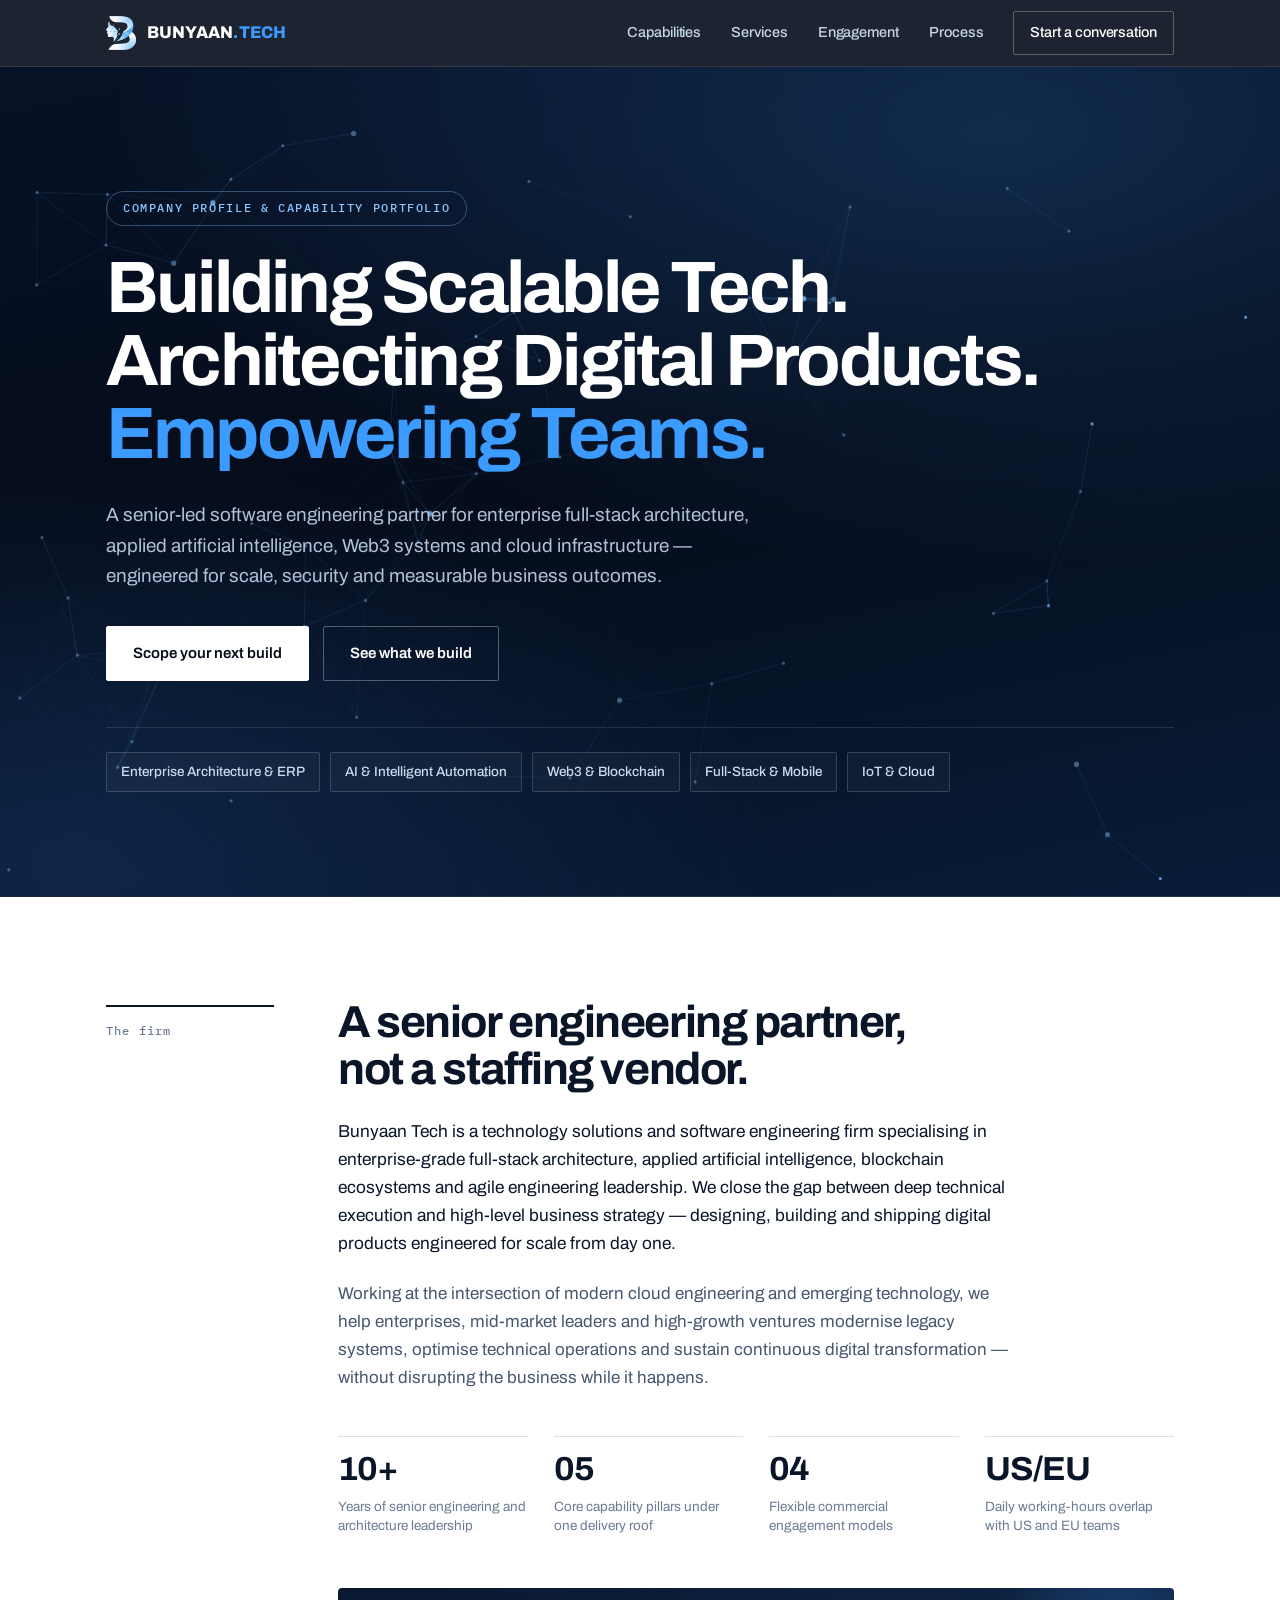
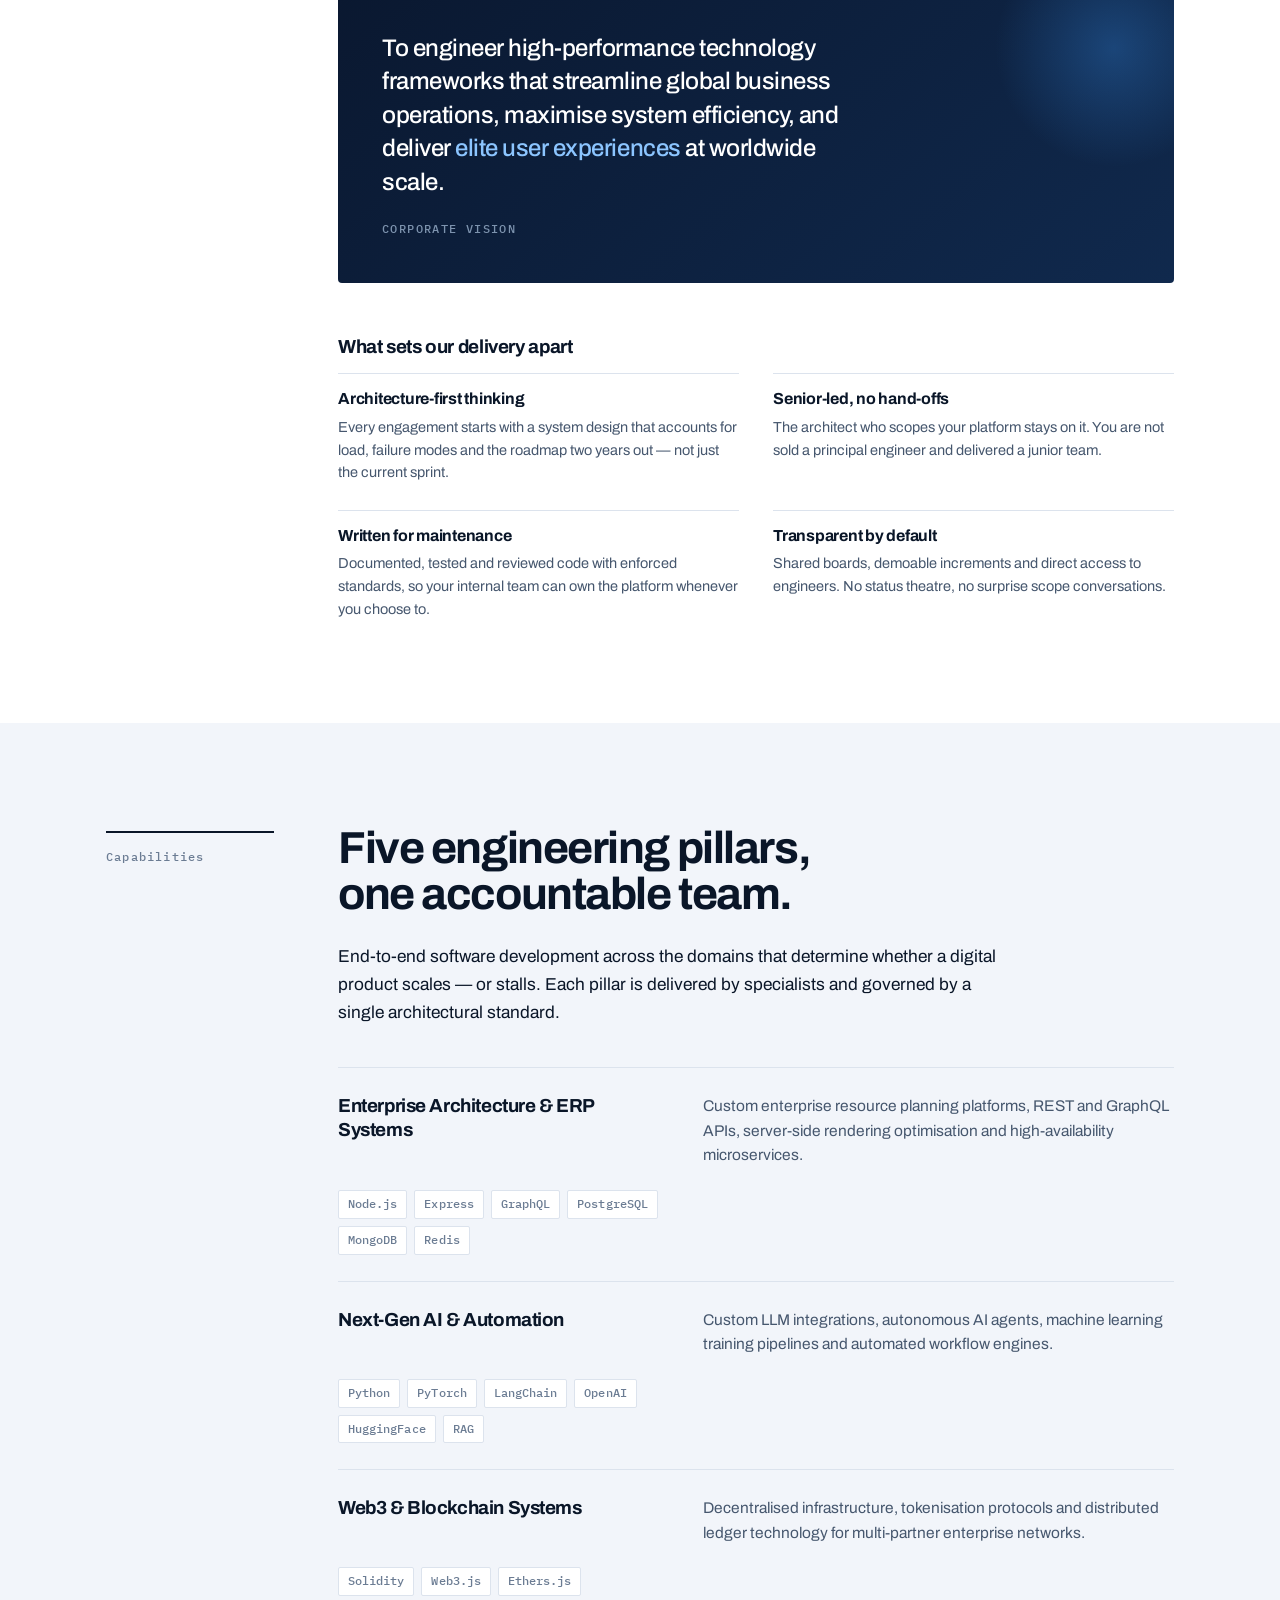
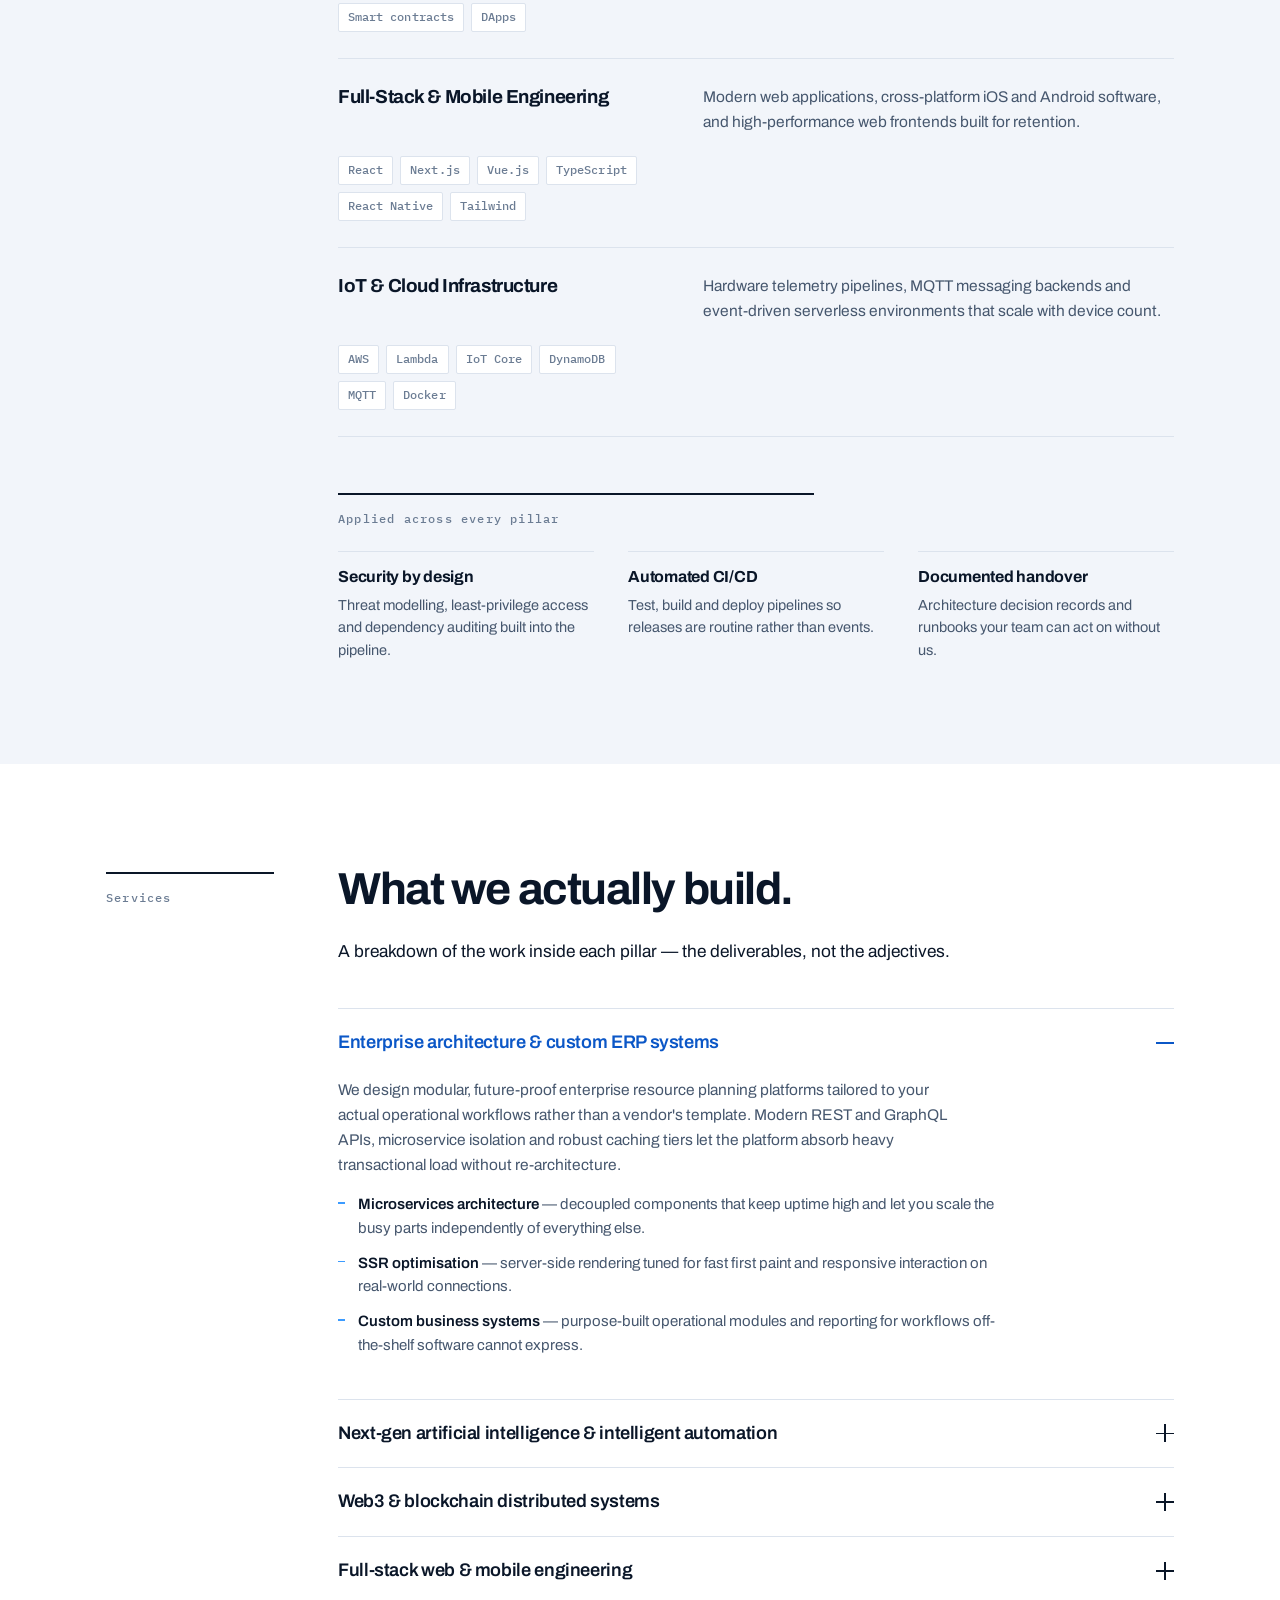
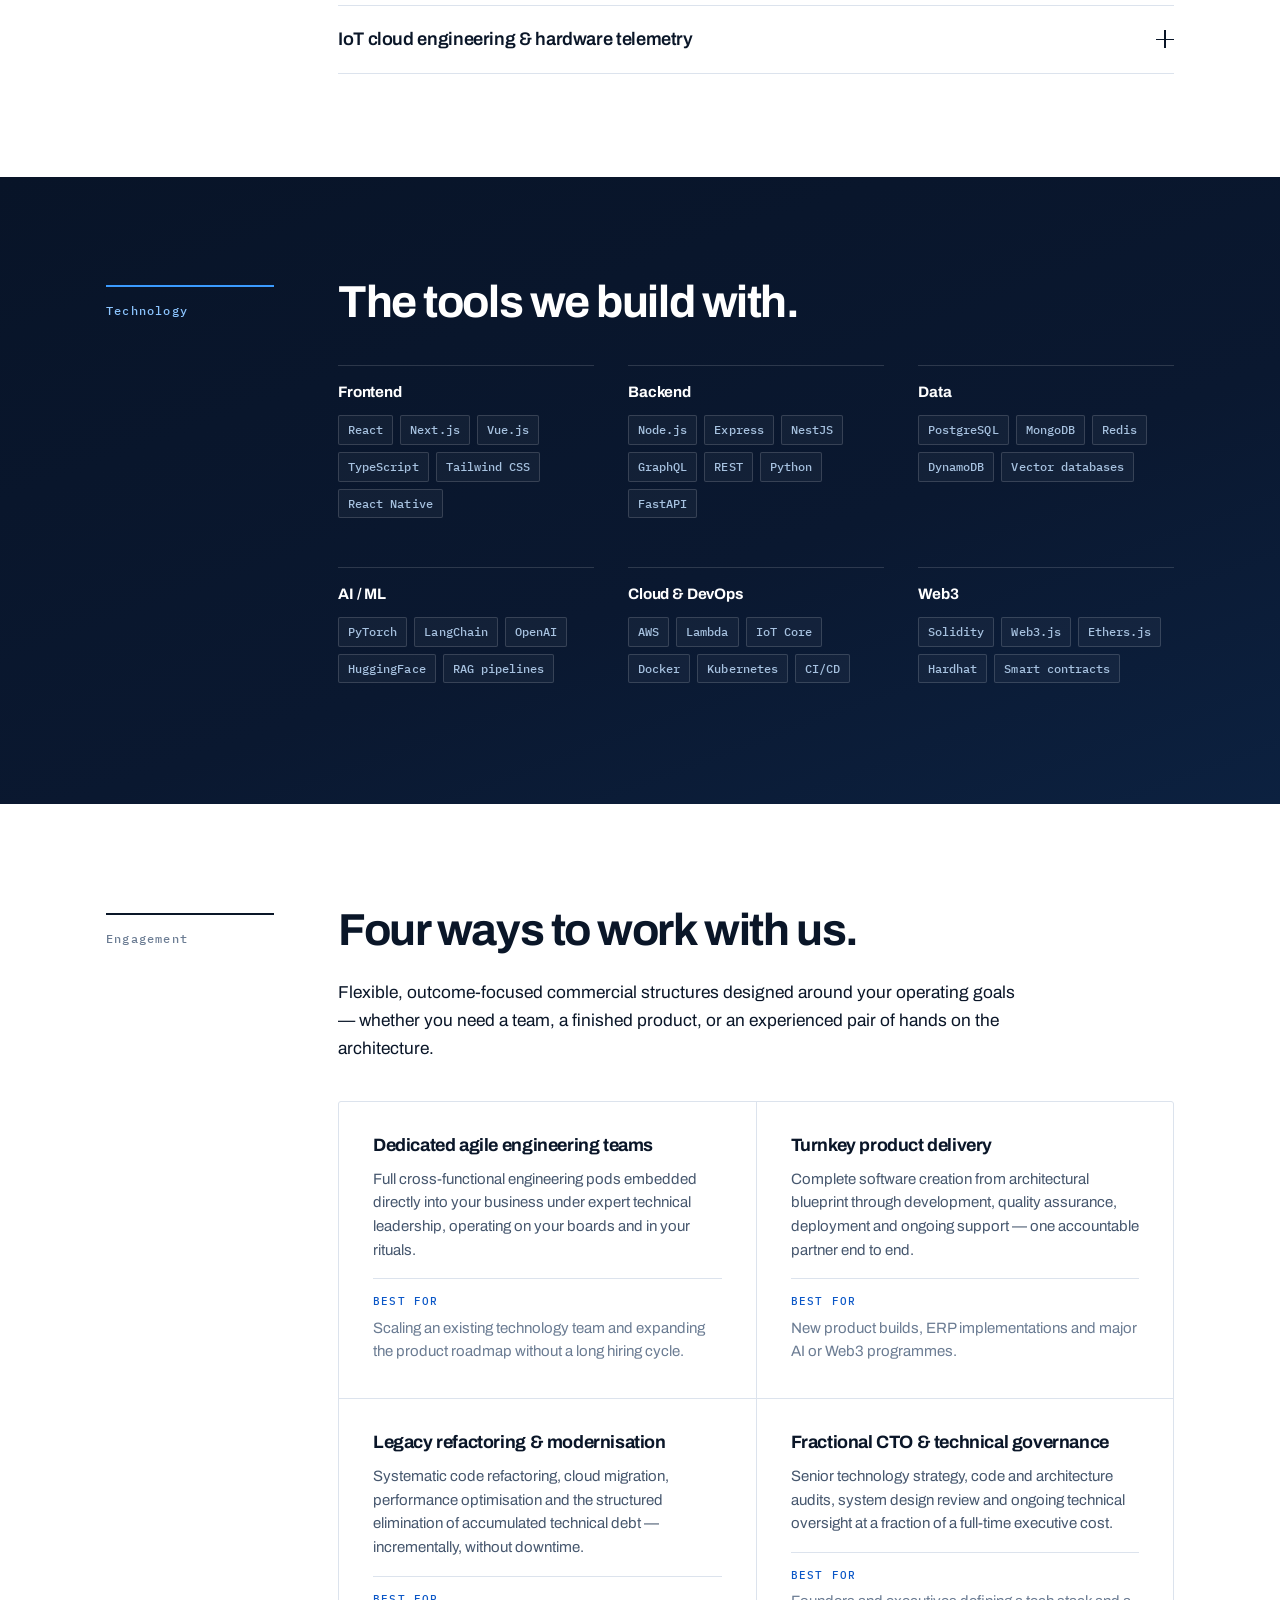
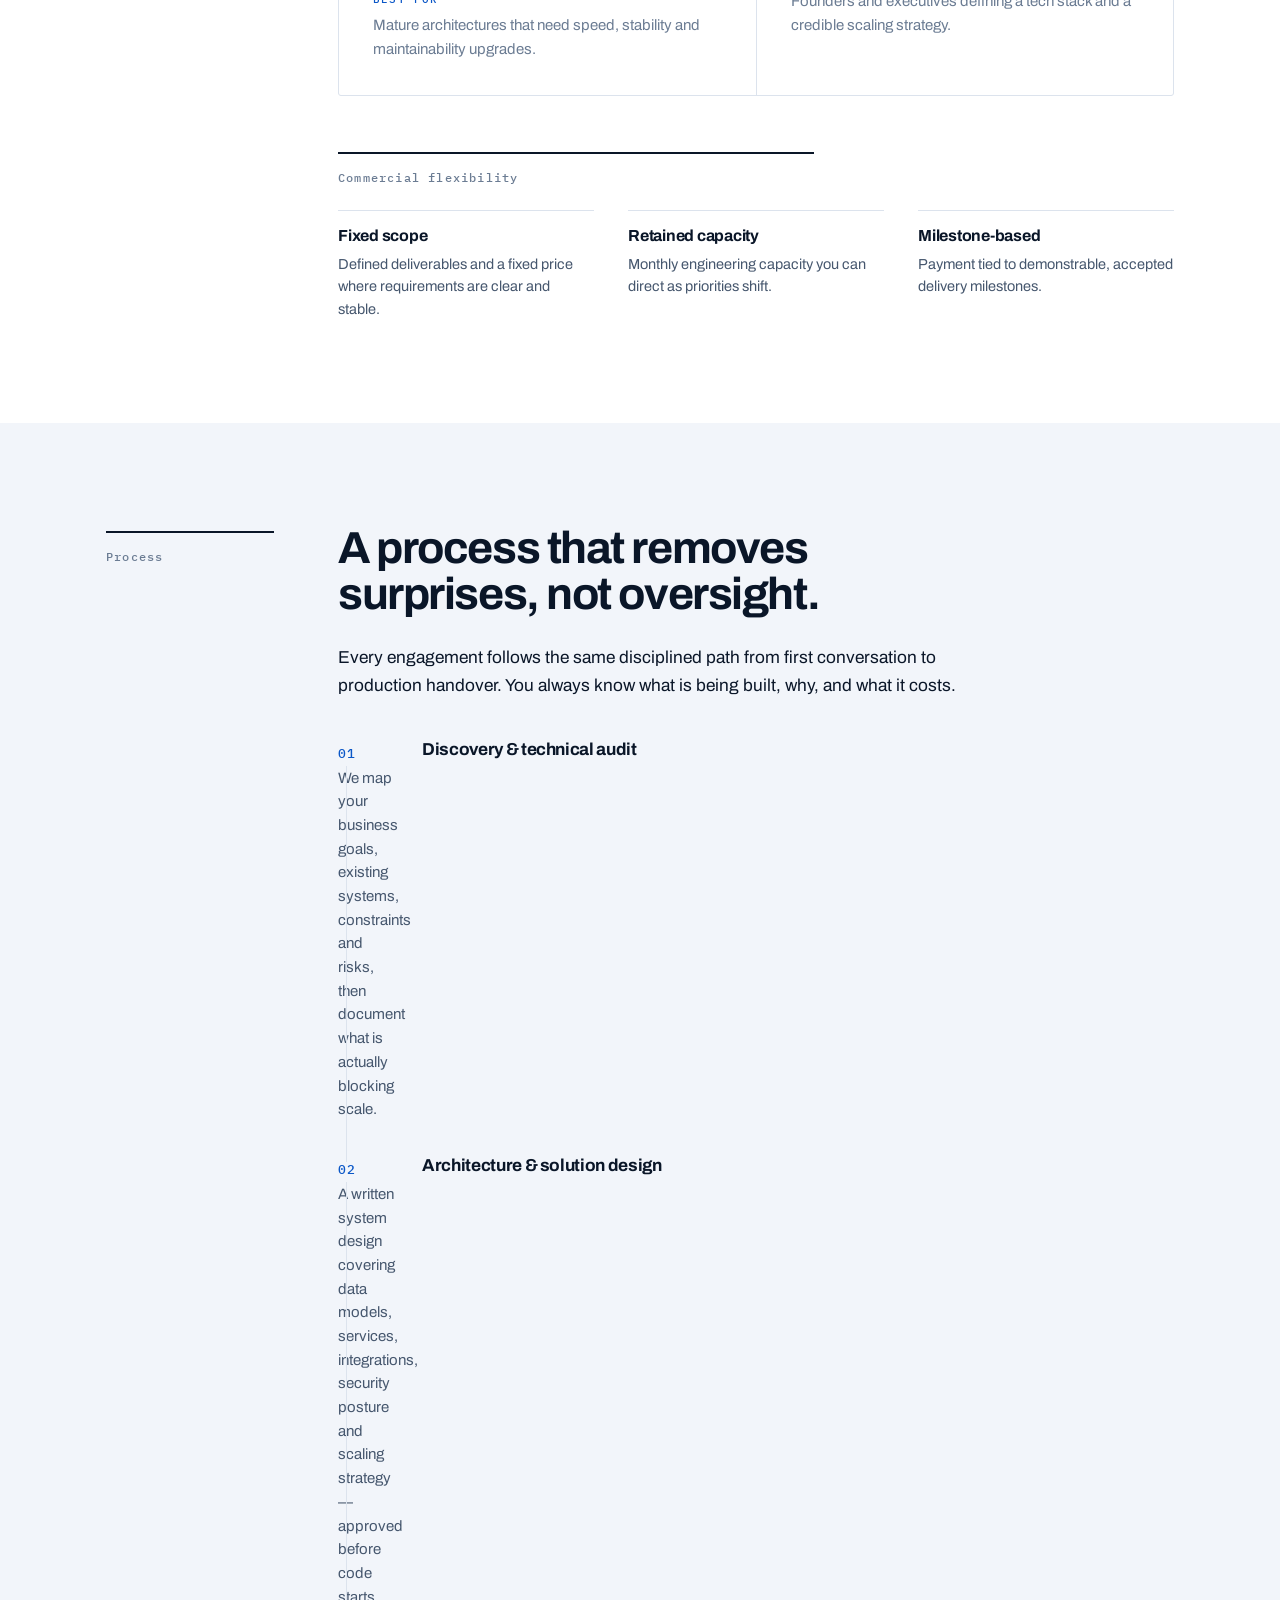
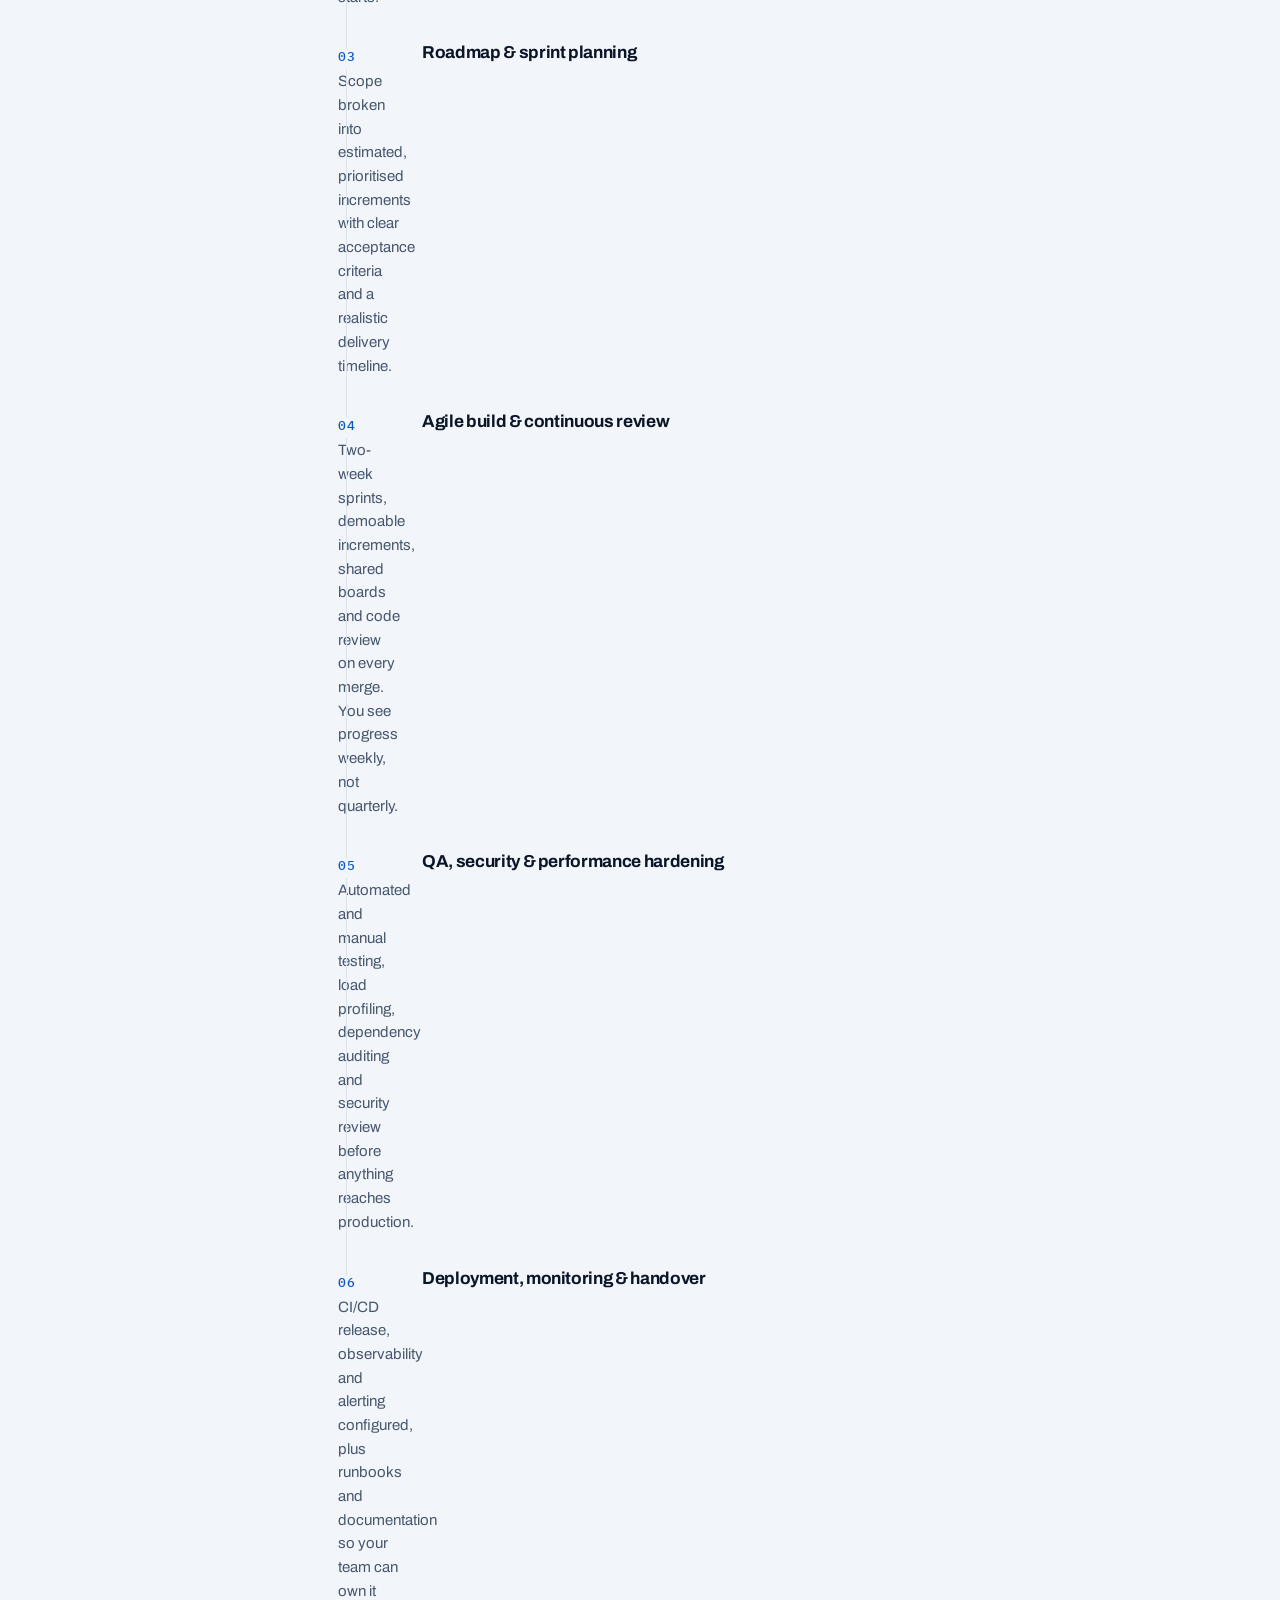
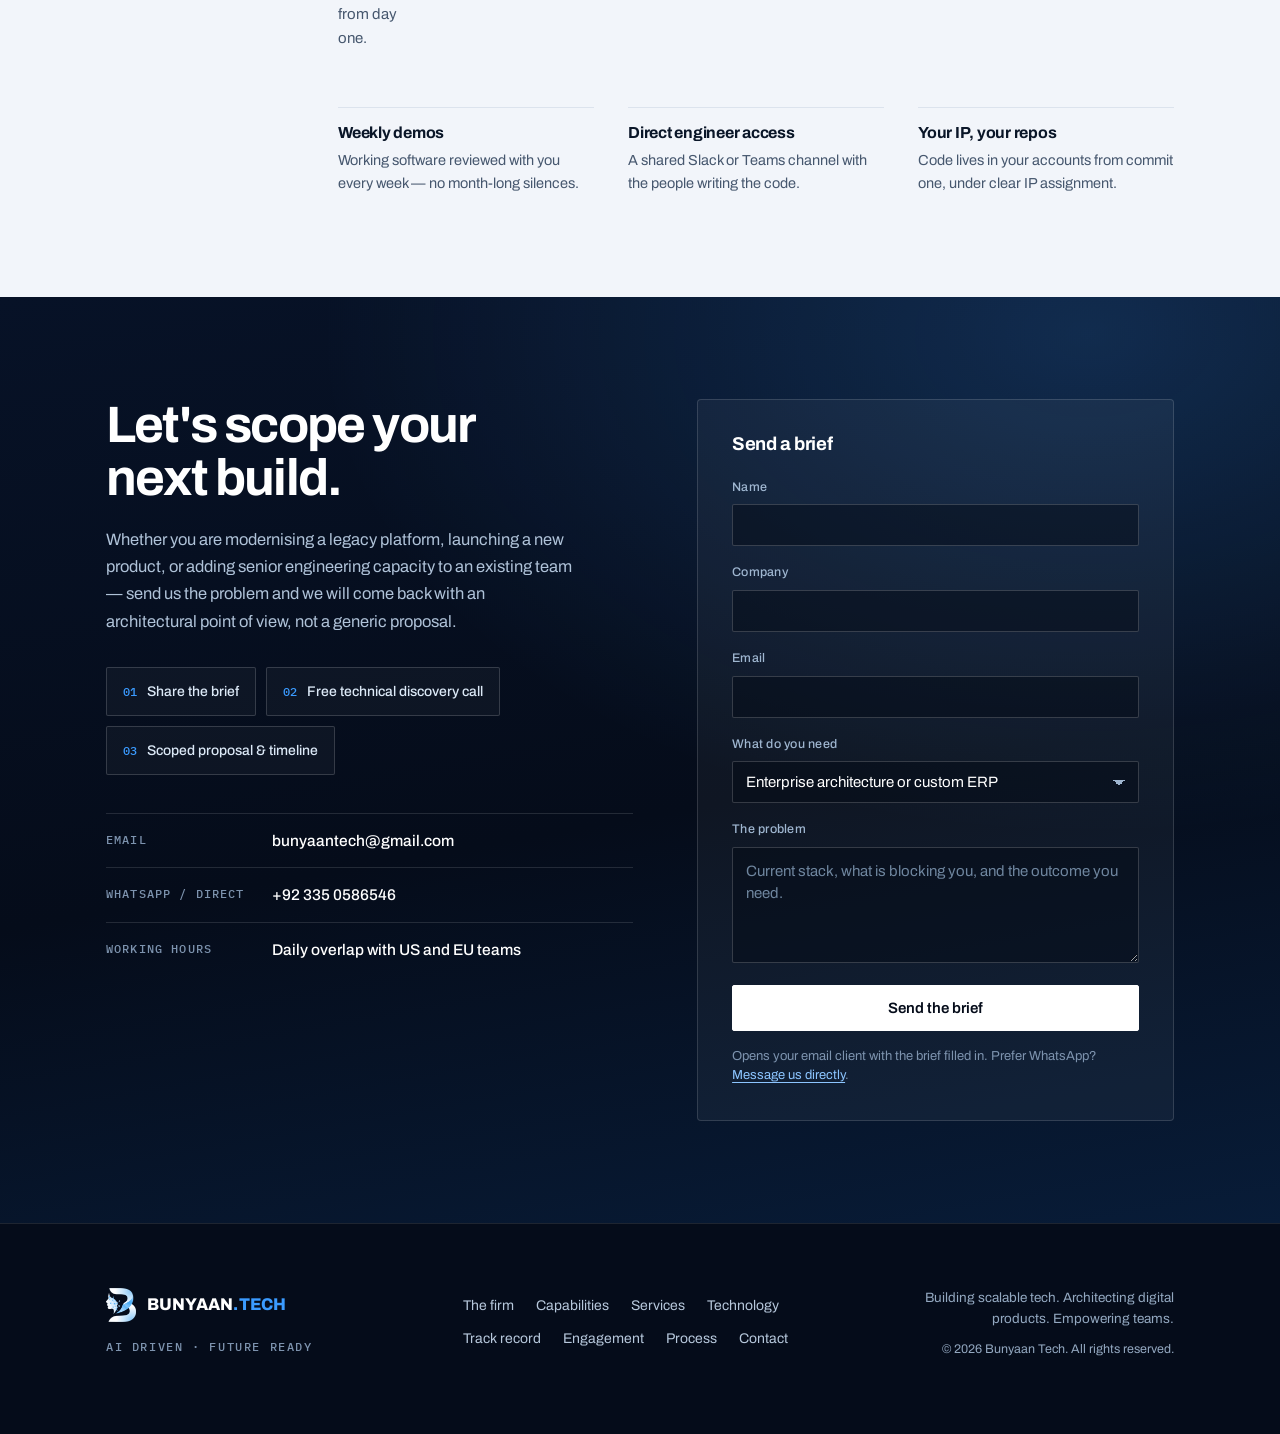
<file: index.html>
<!DOCTYPE html>
<html lang="en">

<head>
  <meta charset="utf-8">
  <meta name="viewport" content="width=device-width, initial-scale=1">
  <title>Bunyaan Tech — Enterprise software engineering, applied AI and Web3 systems</title>
  <meta name="description"
    content="Bunyaan Tech is a senior-led software engineering firm: enterprise architecture and custom ERP, applied AI and automation, Web3 and blockchain, full-stack and mobile products, and IoT cloud infrastructure.">
  <meta name="author" content="Bunyaan Tech">
  <meta name="theme-color" content="#050C1A">
  <link rel="canonical" href="https://bunyaan.tech/">

  <meta property="og:type" content="website">
  <meta property="og:site_name" content="Bunyaan Tech">
  <meta property="og:url" content="https://bunyaan.tech/">
  <meta property="og:title" content="Bunyaan Tech — Building scalable tech. Architecting digital products.">
  <meta property="og:description"
    content="A senior-led software engineering partner for enterprise architecture, applied AI, Web3 systems and cloud infrastructure.">
  <meta property="og:image" content="https://bunyaan.tech/og-image.png">
  <meta property="og:image:width" content="1200">
  <meta property="og:image:height" content="630">
  <meta name="twitter:card" content="summary_large_image">
  <meta name="twitter:title" content="Bunyaan Tech — Building scalable tech. Architecting digital products.">
  <meta name="twitter:description"
    content="A senior-led software engineering partner for enterprise architecture, applied AI, Web3 systems and cloud infrastructure.">
  <meta name="twitter:image" content="https://bunyaan.tech/og-image.png">

  <link rel="icon" href="favicon.ico" sizes="any">
  <link rel="icon" href="favicon.png" type="image/png" sizes="64x64">
  <link rel="apple-touch-icon" href="apple-touch-icon.png">
  <link rel="manifest" href="site.webmanifest">
  <link rel="preload" href="archivo-var.woff2" as="font" type="font/woff2" crossorigin>
  <link rel="stylesheet" href="styles.css">

  <script type="application/ld+json">
{
  "@context": "https://schema.org",
  "@type": "ProfessionalService",
  "name": "Bunyaan Tech",
  "url": "https://bunyaan.tech/",
  "logo": "https://bunyaan.tech/bunyaan-mark.png",
  "image": "https://bunyaan.tech/og-image.png",
  "description": "Senior-led software engineering firm specialising in enterprise architecture and ERP, applied artificial intelligence, Web3 and blockchain systems, full-stack and mobile engineering, and IoT cloud infrastructure.",
  "slogan": "Building scalable tech. Architecting digital products. Empowering teams.",
  "email": "bunyaantech@gmail.com",
  "telephone": "+92-335-0586546",
  "areaServed": ["US", "EU", "GB", "AE", "PK"],
  "knowsAbout": ["Enterprise architecture", "Custom ERP systems", "Applied artificial intelligence", "LLM integration", "Blockchain and smart contracts", "Full-stack web engineering", "React Native mobile development", "IoT and cloud infrastructure"],
  "contactPoint": {
    "@type": "ContactPoint",
    "contactType": "sales",
    "email": "bunyaantech@gmail.com",
    "telephone": "+92-335-0586546",
    "availableLanguage": ["English", "Urdu"]
  }
}
</script>
  <noscript>
    <style>
      .acc-panel {
        max-height: none !important;
        visibility: visible !important
      }

      .acc-head {
        pointer-events: none
      }

      .nav-toggle {
        display: none !important
      }
    </style>
  </noscript>
</head>

<body>
  <a class="skip" href="#firm">Skip to content</a>

  <header class="head" id="head">
    <div class="head-in">
      <a class="brand" href="#top" aria-label="Bunyaan Tech, home">
        <img src="bunyaan-mark.png" alt="" width="30" height="34" decoding="async">
        <span class="brand-name">BUNYAAN<span class="brand-dot">.TECH</span></span>
      </a>

      <nav class="nav" id="nav" aria-label="Primary">
        <a href="#capabilities">Capabilities</a>
        <a href="#services">Services</a>
        <a href="#engagement">Engagement</a>
        <a href="#process">Process</a>
        <a class="nav-cta" href="#contact">Start a conversation</a>
      </nav>

      <button class="nav-toggle" id="navToggle" aria-expanded="false" aria-controls="nav" aria-label="Open menu">
        <span></span><span></span>
      </button>
    </div>
  </header>

  <main id="top">

    <!-- ─────────────── HERO ─────────────── -->
    <section class="hero">
      <canvas class="hero-net" id="net" aria-hidden="true"></canvas>
      <div class="hero-in">
        <p class="hero-kicker">Company profile &amp; capability portfolio</p>
        <h1 class="hero-h1">
          <span>Building Scalable Tech.</span>
          <span>Architecting Digital Products.</span>
          <span class="accent">Empowering Teams.</span>
        </h1>
        <p class="hero-lede">
          A senior-led software engineering partner for enterprise full-stack architecture,
          applied artificial intelligence, Web3 systems and cloud infrastructure — engineered
          for scale, security and measurable business outcomes.
        </p>
        <div class="hero-acts">
          <a class="btn btn-solid" href="#contact">Scope your next build</a>
          <a class="btn btn-ghost" href="#capabilities">See what we build</a>
        </div>
        <ul class="chips">
          <li>Enterprise Architecture &amp; ERP</li>
          <li>AI &amp; Intelligent Automation</li>
          <li>Web3 &amp; Blockchain</li>
          <li>Full-Stack &amp; Mobile</li>
          <li>IoT &amp; Cloud</li>
        </ul>
      </div>
    </section>

    <!-- ─────────────── THE FIRM ─────────────── -->
    <section class="band" id="firm">
      <div class="wrap grid-2">
        <div class="col-side">
          <p class="label">The firm</p>
        </div>
        <div class="col-main">
          <h2>A senior engineering partner,<br>not a staffing vendor.</h2>
          <p class="lede">
            Bunyaan Tech is a technology solutions and software engineering firm specialising in
            enterprise-grade full-stack architecture, applied artificial intelligence, blockchain
            ecosystems and agile engineering leadership. We close the gap between deep technical
            execution and high-level business strategy — designing, building and shipping digital
            products engineered for scale from day one.
          </p>
          <p>
            Working at the intersection of modern cloud engineering and emerging technology, we help
            enterprises, mid-market leaders and high-growth ventures modernise legacy systems, optimise
            technical operations and sustain continuous digital transformation — without disrupting the
            business while it happens.
          </p>

          <dl class="ledger">
            <div>
              <dt>10+</dt>
              <dd>Years of senior engineering and architecture leadership</dd>
            </div>
            <div>
              <dt>05</dt>
              <dd>Core capability pillars under one delivery roof</dd>
            </div>
            <div>
              <dt>04</dt>
              <dd>Flexible commercial engagement models</dd>
            </div>
            <div>
              <dt>US/EU</dt>
              <dd>Daily working-hours overlap with US and EU teams</dd>
            </div>
          </dl>

          <figure class="vision">
            <blockquote>
              To engineer high-performance technology frameworks that streamline global business
              operations, maximise system efficiency, and deliver <em>elite user experiences</em> at
              worldwide scale.
            </blockquote>
            <figcaption>Corporate vision</figcaption>
          </figure>

          <h3 class="sub">What sets our delivery apart</h3>
          <div class="apart">
            <div>
              <h4>Architecture-first thinking</h4>
              <p>Every engagement starts with a system design that accounts for load, failure modes and the roadmap two
                years out — not just the current sprint.</p>
            </div>
            <div>
              <h4>Senior-led, no hand-offs</h4>
              <p>The architect who scopes your platform stays on it. You are not sold a principal engineer and delivered
                a junior team.</p>
            </div>
            <div>
              <h4>Written for maintenance</h4>
              <p>Documented, tested and reviewed code with enforced standards, so your internal team can own the
                platform whenever you choose to.</p>
            </div>
            <div>
              <h4>Transparent by default</h4>
              <p>Shared boards, demoable increments and direct access to engineers. No status theatre, no surprise scope
                conversations.</p>
            </div>
          </div>
        </div>
      </div>
    </section>

    <!-- ─────────────── CAPABILITIES ─────────────── -->
    <section class="band band-alt" id="capabilities">
      <div class="wrap grid-2">
        <div class="col-side">
          <p class="label">Capabilities</p>
        </div>
        <div class="col-main">
          <h2>Five engineering pillars,<br>one accountable team.</h2>
          <p class="lede">
            End-to-end software development across the domains that determine whether a digital product
            scales — or stalls. Each pillar is delivered by specialists and governed by a single
            architectural standard.
          </p>

          <ul class="pillars">
            <li>
              <h3>Enterprise Architecture &amp; ERP Systems</h3>
              <p>Custom enterprise resource planning platforms, REST and GraphQL APIs, server-side rendering
                optimisation and high-availability microservices.</p>
              <p class="tok">
                <span>Node.js</span><span>Express</span><span>GraphQL</span><span>PostgreSQL</span><span>MongoDB</span><span>Redis</span>
              </p>
            </li>
            <li>
              <h3>Next-Gen AI &amp; Automation</h3>
              <p>Custom LLM integrations, autonomous AI agents, machine learning training pipelines and automated
                workflow engines.</p>
              <p class="tok">
                <span>Python</span><span>PyTorch</span><span>LangChain</span><span>OpenAI</span><span>HuggingFace</span><span>RAG</span>
              </p>
            </li>
            <li>
              <h3>Web3 &amp; Blockchain Systems</h3>
              <p>Decentralised infrastructure, tokenisation protocols and distributed ledger technology for
                multi-partner enterprise networks.</p>
              <p class="tok"><span>Solidity</span><span>Web3.js</span><span>Ethers.js</span><span>Smart
                  contracts</span><span>DApps</span></p>
            </li>
            <li>
              <h3>Full-Stack &amp; Mobile Engineering</h3>
              <p>Modern web applications, cross-platform iOS and Android software, and high-performance web frontends
                built for retention.</p>
              <p class="tok"><span>React</span><span>Next.js</span><span>Vue.js</span><span>TypeScript</span><span>React
                  Native</span><span>Tailwind</span></p>
            </li>
            <li>
              <h3>IoT &amp; Cloud Infrastructure</h3>
              <p>Hardware telemetry pipelines, MQTT messaging backends and event-driven serverless environments that
                scale with device count.</p>
              <p class="tok"><span>AWS</span><span>Lambda</span><span>IoT
                  Core</span><span>DynamoDB</span><span>MQTT</span><span>Docker</span></p>
            </li>
          </ul>

          <div class="applied">
            <p class="label applied-label">Applied across every pillar</p>
            <div class="applied-grid">
              <div>
                <h4>Security by design</h4>
                <p>Threat modelling, least-privilege access and dependency auditing built into the pipeline.</p>
              </div>
              <div>
                <h4>Automated CI/CD</h4>
                <p>Test, build and deploy pipelines so releases are routine rather than events.</p>
              </div>
              <div>
                <h4>Documented handover</h4>
                <p>Architecture decision records and runbooks your team can act on without us.</p>
              </div>
            </div>
          </div>
        </div>
      </div>
    </section>

    <!-- ─────────────── SERVICES ─────────────── -->
    <section class="band" id="services">
      <div class="wrap grid-2">
        <div class="col-side">
          <p class="label">Services</p>
        </div>
        <div class="col-main">
          <h2>What we actually build.</h2>
          <p class="lede">A breakdown of the work inside each pillar — the deliverables, not the adjectives.</p>

          <div class="acc" id="acc">
            <article class="acc-item is-open">
              <h3><button class="acc-head" type="button" aria-expanded="true" aria-controls="p1" id="h1">
                  <span>Enterprise architecture &amp; custom ERP systems</span><i aria-hidden="true"></i>
                </button></h3>
              <div class="acc-panel" id="p1" role="region" aria-labelledby="h1">
                <div class="acc-body">
                  <p>We design modular, future-proof enterprise resource planning platforms tailored to your actual
                    operational workflows rather than a vendor's template. Modern REST and GraphQL APIs, microservice
                    isolation and robust caching tiers let the platform absorb heavy transactional load without
                    re-architecture.</p>
                  <ul>
                    <li><strong>Microservices architecture</strong> — decoupled components that keep uptime high and let
                      you scale the busy parts independently of everything else.</li>
                    <li><strong>SSR optimisation</strong> — server-side rendering tuned for fast first paint and
                      responsive interaction on real-world connections.</li>
                    <li><strong>Custom business systems</strong> — purpose-built operational modules and reporting for
                      workflows off-the-shelf software cannot express.</li>
                  </ul>
                </div>
              </div>
            </article>

            <article class="acc-item">
              <h3><button class="acc-head" type="button" aria-expanded="false" aria-controls="p2" id="h2b">
                  <span>Next-gen artificial intelligence &amp; intelligent automation</span><i aria-hidden="true"></i>
                </button></h3>
              <div class="acc-panel" id="p2" role="region" aria-labelledby="h2b">
                <div class="acc-body">
                  <p>We embed artificial intelligence directly into core business processes instead of bolting a chatbot
                    onto the side. Our work covers agentic frameworks and domain-tuned language models that automate
                    judgement-heavy decisions and lift operational throughput.</p>
                  <ul>
                    <li><strong>Custom LLM integrations</strong> — domain-specific fine-tuning and retrieval-augmented
                      generation grounded in your own knowledge base.</li>
                    <li><strong>Autonomous AI agents</strong> — multi-agent orchestration capable of self-directed task
                      execution, with human checkpoints where they matter.</li>
                    <li><strong>Workflow automation</strong> — pipelines that convert unstructured business data into
                      real-time, decision-ready metrics.</li>
                  </ul>
                </div>
              </div>
            </article>

            <article class="acc-item">
              <h3><button class="acc-head" type="button" aria-expanded="false" aria-controls="p3" id="h3b">
                  <span>Web3 &amp; blockchain distributed systems</span><i aria-hidden="true"></i>
                </button></h3>
              <div class="acc-panel" id="p3" role="region" aria-labelledby="h3b">
                <div class="acc-body">
                  <p>We architect secure decentralised applications and smart contract infrastructure for multi-party
                    ecosystems that need verifiable trust, distributed records and transparent operational ledgers.</p>
                  <ul>
                    <li><strong>Tokenisation protocols</strong> — digital asset models designed to integrate with
                      existing enterprise systems and controls.</li>
                    <li><strong>Distributed ledgers</strong> — multi-party infrastructure securing transaction history
                      across independent nodes.</li>
                    <li><strong>Smart contracts</strong> — audited contract logic that executes agreed business terms
                      reliably and predictably.</li>
                  </ul>
                </div>
              </div>
            </article>

            <article class="acc-item">
              <h3><button class="acc-head" type="button" aria-expanded="false" aria-controls="p4" id="h4b">
                  <span>Full-stack web &amp; mobile engineering</span><i aria-hidden="true"></i>
                </button></h3>
              <div class="acc-panel" id="p4" role="region" aria-labelledby="h4b">
                <div class="acc-body">
                  <p>Using modern JavaScript and TypeScript stacks, we deliver responsive web interfaces and
                    cross-platform mobile products built for speed, performance and user retention — with the
                    accessibility and performance budgets US enterprise buyers expect.</p>
                  <ul>
                    <li><strong>Modern web stacks</strong> — Next.js, React and Vue.js frontends engineered on clean,
                      testable architecture.</li>
                    <li><strong>Mobile applications</strong> — native-grade iOS and Android products delivered through
                      React Native from a single codebase.</li>
                    <li><strong>Robust APIs</strong> — high-throughput GraphQL and REST services connecting frontends to
                      backend systems without friction.</li>
                  </ul>
                </div>
              </div>
            </article>

            <article class="acc-item">
              <h3><button class="acc-head" type="button" aria-expanded="false" aria-controls="p5" id="h5b">
                  <span>IoT cloud engineering &amp; hardware telemetry</span><i aria-hidden="true"></i>
                </button></h3>
              <div class="acc-panel" id="p5" role="region" aria-labelledby="h5b">
                <div class="acc-body">
                  <p>Our IoT infrastructure connects physical hardware to centralised monitoring suites, delivering
                    real-time telemetry and remote cloud control at fleet scale.</p>
                  <ul>
                    <li><strong>MQTT backend services</strong> — low-latency protocol architecture for lightweight,
                      high-frequency device messaging.</li>
                    <li><strong>AWS serverless core</strong> — event-driven cloud environments that scale with device
                      count instead of ahead of it.</li>
                    <li><strong>Telemetry dashboards</strong> — live operational insight into device health, usage and
                      system metrics.</li>
                  </ul>
                </div>
              </div>
            </article>
          </div>
        </div>
      </div>
    </section>

    <!-- ─────────────── STACK ─────────────── -->
    <section class="band band-dark" id="stack">
      <div class="wrap grid-2">
        <div class="col-side">
          <p class="label">Technology</p>
        </div>
        <div class="col-main">
          <h2>The tools we build with.</h2>
          <div class="stack">
            <div>
              <h3>Frontend</h3>
              <p class="tok">
                <span>React</span><span>Next.js</span><span>Vue.js</span><span>TypeScript</span><span>Tailwind
                  CSS</span><span>React Native</span></p>
            </div>
            <div>
              <h3>Backend</h3>
              <p class="tok">
                <span>Node.js</span><span>Express</span><span>NestJS</span><span>GraphQL</span><span>REST</span><span>Python</span><span>FastAPI</span>
              </p>
            </div>
            <div>
              <h3>Data</h3>
              <p class="tok">
                <span>PostgreSQL</span><span>MongoDB</span><span>Redis</span><span>DynamoDB</span><span>Vector
                  databases</span></p>
            </div>
            <div>
              <h3>AI / ML</h3>
              <p class="tok">
                <span>PyTorch</span><span>LangChain</span><span>OpenAI</span><span>HuggingFace</span><span>RAG
                  pipelines</span></p>
            </div>
            <div>
              <h3>Cloud &amp; DevOps</h3>
              <p class="tok"><span>AWS</span><span>Lambda</span><span>IoT
                  Core</span><span>Docker</span><span>Kubernetes</span><span>CI/CD</span></p>
            </div>
            <div>
              <h3>Web3</h3>
              <p class="tok">
                <span>Solidity</span><span>Web3.js</span><span>Ethers.js</span><span>Hardhat</span><span>Smart
                  contracts</span></p>
            </div>
          </div>
        </div>
      </div>
    </section>

    <!-- ─────────────── ENGAGEMENT ─────────────── -->
    <section class="band" id="engagement">
      <div class="wrap grid-2">
        <div class="col-side">
          <p class="label">Engagement</p>
        </div>
        <div class="col-main">
          <h2>Four ways to work with us.</h2>
          <p class="lede">
            Flexible, outcome-focused commercial structures designed around your operating goals —
            whether you need a team, a finished product, or an experienced pair of hands on the
            architecture.
          </p>

          <div class="models">
            <article>
              <h3>Dedicated agile engineering teams</h3>
              <p>Full cross-functional engineering pods embedded directly into your business under expert technical
                leadership, operating on your boards and in your rituals.</p>
              <p class="best"><span>Best for</span> Scaling an existing technology team and expanding the product
                roadmap without a long hiring cycle.</p>
            </article>
            <article>
              <h3>Turnkey product delivery</h3>
              <p>Complete software creation from architectural blueprint through development, quality assurance,
                deployment and ongoing support — one accountable partner end to end.</p>
              <p class="best"><span>Best for</span> New product builds, ERP implementations and major AI or Web3
                programmes.</p>
            </article>
            <article>
              <h3>Legacy refactoring &amp; modernisation</h3>
              <p>Systematic code refactoring, cloud migration, performance optimisation and the structured elimination
                of accumulated technical debt — incrementally, without downtime.</p>
              <p class="best"><span>Best for</span> Mature architectures that need speed, stability and maintainability
                upgrades.</p>
            </article>
            <article>
              <h3>Fractional CTO &amp; technical governance</h3>
              <p>Senior technology strategy, code and architecture audits, system design review and ongoing technical
                oversight at a fraction of a full-time executive cost.</p>
              <p class="best"><span>Best for</span> Founders and executives defining a tech stack and a credible scaling
                strategy.</p>
            </article>
          </div>

          <div class="applied">
            <p class="label applied-label">Commercial flexibility</p>
            <div class="applied-grid">
              <div>
                <h4>Fixed scope</h4>
                <p>Defined deliverables and a fixed price where requirements are clear and stable.</p>
              </div>
              <div>
                <h4>Retained capacity</h4>
                <p>Monthly engineering capacity you can direct as priorities shift.</p>
              </div>
              <div>
                <h4>Milestone-based</h4>
                <p>Payment tied to demonstrable, accepted delivery milestones.</p>
              </div>
            </div>
          </div>
        </div>
      </div>
    </section>

    <!-- ─────────────── PROCESS ─────────────── -->
    <section class="band band-alt" id="process">
      <div class="wrap grid-2">
        <div class="col-side">
          <p class="label">Process</p>
        </div>
        <div class="col-main">
          <h2>A process that removes<br>surprises, not oversight.</h2>
          <p class="lede">
            Every engagement follows the same disciplined path from first conversation to production
            handover. You always know what is being built, why, and what it costs.
          </p>

          <ol class="steps">
            <li>
              <h3>Discovery &amp; technical audit</h3>
              <p>We map your business goals, existing systems, constraints and risks, then document what is actually
                blocking scale.</p>
            </li>
            <li>
              <h3>Architecture &amp; solution design</h3>
              <p>A written system design covering data models, services, integrations, security posture and scaling
                strategy — approved before code starts.</p>
            </li>
            <li>
              <h3>Roadmap &amp; sprint planning</h3>
              <p>Scope broken into estimated, prioritised increments with clear acceptance criteria and a realistic
                delivery timeline.</p>
            </li>
            <li>
              <h3>Agile build &amp; continuous review</h3>
              <p>Two-week sprints, demoable increments, shared boards and code review on every merge. You see progress
                weekly, not quarterly.</p>
            </li>
            <li>
              <h3>QA, security &amp; performance hardening</h3>
              <p>Automated and manual testing, load profiling, dependency auditing and security review before anything
                reaches production.</p>
            </li>
            <li>
              <h3>Deployment, monitoring &amp; handover</h3>
              <p>CI/CD release, observability and alerting configured, plus runbooks and documentation so your team can
                own it from day one.</p>
            </li>
          </ol>

          <div class="promises">
            <div>
              <h4>Weekly demos</h4>
              <p>Working software reviewed with you every week — no month-long silences.</p>
            </div>
            <div>
              <h4>Direct engineer access</h4>
              <p>A shared Slack or Teams channel with the people writing the code.</p>
            </div>
            <div>
              <h4>Your IP, your repos</h4>
              <p>Code lives in your accounts from commit one, under clear IP assignment.</p>
            </div>
          </div>
        </div>
      </div>
    </section>

    <!-- ─────────────── CONTACT ─────────────── -->
    <section class="contact" id="contact">
      <div class="wrap contact-in">
        <div class="contact-copy">
          <h2>Let's scope your<br>next build.</h2>
          <p>
            Whether you are modernising a legacy platform, launching a new product, or adding senior
            engineering capacity to an existing team — send us the problem and we will come back with an
            architectural point of view, not a generic proposal.
          </p>
          <ol class="howto">
            <li><span>Share the brief</span></li>
            <li><span>Free technical discovery call</span></li>
            <li><span>Scoped proposal &amp; timeline</span></li>
          </ol>
          <dl class="details">
            <div>
              <dt>Email</dt>
              <dd><a href="mailto:bunyaantech@gmail.com">bunyaantech@gmail.com</a></dd>
            </div>
            <div>
              <dt>WhatsApp / direct</dt>
              <dd><a href="https://wa.me/923350586546" target="_blank" rel="noopener">+92 335 0586546</a></dd>
            </div>
            <div>
              <dt>Working hours</dt>
              <dd>Daily overlap with US and EU teams</dd>
            </div>
          </dl>
        </div>

        <form class="form" id="briefForm" novalidate>
          <h3>Send a brief</h3>
          <div class="row">
            <label for="f-name">Name</label>
            <input id="f-name" name="name" type="text" autocomplete="name" required>
          </div>
          <div class="row">
            <label for="f-company">Company</label>
            <input id="f-company" name="company" type="text" autocomplete="organization">
          </div>
          <div class="row">
            <label for="f-email">Email</label>
            <input id="f-email" name="email" type="email" autocomplete="email" required>
          </div>
          <div class="row">
            <label for="f-need">What do you need</label>
            <select id="f-need" name="need">
              <option>Enterprise architecture or custom ERP</option>
              <option>AI and intelligent automation</option>
              <option>Web3 or blockchain systems</option>
              <option>Full-stack web or mobile product</option>
              <option>IoT and cloud infrastructure</option>
              <option>Legacy modernisation</option>
              <option>Fractional CTO or architecture audit</option>
              <option>Not sure yet</option>
            </select>
          </div>
          <div class="row">
            <label for="f-brief">The problem</label>
            <textarea id="f-brief" name="brief" rows="4"
              placeholder="Current stack, what is blocking you, and the outcome you need."></textarea>
          </div>
          <button class="btn btn-solid" type="submit">Send the brief</button>
          <p class="form-note" id="formNote">Opens your email client with the brief filled in. Prefer WhatsApp? <a
              href="https://wa.me/923350586546" target="_blank" rel="noopener">Message us directly</a>.</p>
        </form>
      </div>
    </section>
  </main>

  <footer class="foot">
    <div class="wrap foot-in">
      <div class="foot-brand">
        <a class="brand" href="#top" aria-label="Bunyaan Tech, home">
          <img src="bunyaan-mark.png" alt="" width="30" height="34" loading="lazy" decoding="async">
          <span class="brand-name">BUNYAAN<span class="brand-dot">.TECH</span></span>
        </a>
        <p class="foot-tag">AI driven · Future ready</p>
      </div>
      <nav class="foot-nav" aria-label="Footer">
        <a href="#firm">The firm</a>
        <a href="#capabilities">Capabilities</a>
        <a href="#services">Services</a>
        <a href="#stack">Technology</a>
        <a href="#work">Track record</a>
        <a href="#engagement">Engagement</a>
        <a href="#process">Process</a>
        <a href="#contact">Contact</a>
      </nav>
      <div class="foot-meta">
        <p>Building scalable tech. Architecting digital products. Empowering teams.</p>
        <p class="foot-copy">© <span id="yr">2026</span> Bunyaan Tech. All rights reserved.</p>
      </div>
    </div>
  </footer>

  <script src="script.js" defer></script>
</body>

</html>
</file>
<file: styles.css>
/* ==========================================================================
   Bunyaan Tech — bunyaan.tech
   Palette, type and structure derived from the 2026 company profile.
   ========================================================================== */

@font-face{
  font-family:"Archivo";
  src:url("archivo-var.woff2") format("woff2-variations"),
      url("archivo-var.woff2") format("woff2");
  font-weight:100 900;
  font-stretch:62% 125%;
  font-style:normal;
  font-display:swap;
}
@font-face{
  font-family:"Plex Mono";
  src:url("plexmono-500.woff2") format("woff2");
  font-weight:400 600;
  font-style:normal;
  font-display:swap;
}

:root{
  /* brand */
  --ink:#050C1A;
  --navy:#0A1830;
  --navy-2:#10294D;
  --blue:#3B9BFF;
  --blue-soft:#8CC5FF;
  --blue-deep:#0B57C7;

  /* light surfaces */
  --paper:#FFFFFF;
  --paper-2:#F2F5FA;
  --title:#0A1628;
  --body:#46576E;
  --muted:#6B7C93;
  --line:#DCE3ED;

  /* dark surfaces */
  --d-title:#FFFFFF;
  --d-body:#AFC2D8;
  --d-muted:#7D93AE;
  --d-line:rgba(255,255,255,.14);

  --head-h:66px;
  --sans:"Archivo","Helvetica Neue",Helvetica,Arial,sans-serif;
  --mono:"Plex Mono",ui-monospace,SFMono-Regular,Menlo,Consolas,monospace;
  --maxw:1180px;
}

*,*::before,*::after{box-sizing:border-box}

html{
  -webkit-text-size-adjust:100%;
  scroll-behavior:smooth;
}
body{
  margin:0;
  background:var(--paper);
  color:var(--body);
  font-family:var(--sans);
  font-size:17px;
  line-height:1.65;
  font-weight:400;
  font-variation-settings:"wdth" 100;
  -webkit-font-smoothing:antialiased;
  text-rendering:optimizeLegibility;
}
img{max-width:100%;height:auto;display:block}
em{font-style:normal}
h1,h2,h3,h4{
  color:var(--title);
  font-weight:700;
  letter-spacing:-.025em;
  line-height:1.1;
  margin:0;
}
p{margin:0 0 1.1em}
a{color:var(--blue-deep);text-decoration:none}
a:hover{text-decoration:underline;text-underline-offset:3px}

:focus-visible{
  outline:2px solid var(--blue);
  outline-offset:3px;
  border-radius:2px;
}

.skip{
  position:absolute;left:-9999px;top:0;z-index:200;
  background:#fff;color:var(--ink);padding:12px 18px;font-weight:600;
}
.skip:focus{left:12px;top:12px}

.wrap{
  width:100%;
  max-width:var(--maxw);
  margin:0 auto;
  padding-inline:clamp(20px,5vw,56px);
}

/* ── Header ─────────────────────────────────────────────────────── */
.head{
  position:sticky;top:0;z-index:100;
  background:rgba(5,12,26,.9);
  backdrop-filter:saturate(150%) blur(10px);
  -webkit-backdrop-filter:saturate(150%) blur(10px);
  border-bottom:1px solid rgba(255,255,255,.1);
}
.head-in{
  max-width:var(--maxw);margin:0 auto;
  padding-inline:clamp(20px,5vw,56px);
  height:var(--head-h);
  display:flex;align-items:center;justify-content:space-between;gap:24px;
}
.brand{display:flex;align-items:center;gap:11px;text-decoration:none}
.brand:hover{text-decoration:none}
.brand img{width:30px;height:auto}
.brand-name{
  color:#fff;font-weight:800;font-size:17px;
  letter-spacing:.004em;
  font-variation-settings:"wdth" 96;
}
.brand-dot{color:var(--blue)}

.nav{display:flex;align-items:center;gap:30px}
.nav a{
  color:#C6D6E8;font-size:14.5px;font-weight:500;letter-spacing:-.005em;
}
.nav a:hover{color:#fff;text-decoration:none}
.nav a.is-current{color:#fff}
.nav a.is-current:not(.nav-cta){box-shadow:inset 0 -1px 0 var(--blue)}
.nav .nav-cta{
  color:#fff;border:1px solid rgba(255,255,255,.28);
  padding:9px 16px;border-radius:2px;
}
.nav .nav-cta:hover{background:#fff;color:var(--ink);border-color:#fff}

.nav-toggle{
  display:none;width:40px;height:40px;background:none;border:0;
  padding:0;cursor:pointer;position:relative;
}
.nav-toggle span{
  display:block;height:1.5px;width:22px;background:#fff;margin:5px auto;
  transition:transform .25s ease,opacity .2s ease;
}
.nav-toggle[aria-expanded="true"] span:first-child{transform:translateY(3.2px) rotate(45deg)}
.nav-toggle[aria-expanded="true"] span:last-child{transform:translateY(-3.2px) rotate(-45deg)}

/* ── Hero ───────────────────────────────────────────────────────── */
.hero{
  position:relative;
  background:
    radial-gradient(120% 90% at 78% 8%,rgba(59,155,255,.20),transparent 58%),
    radial-gradient(90% 80% at 6% 96%,rgba(16,41,77,.85),transparent 60%),
    linear-gradient(168deg,#071227 0%,#050C1A 48%,#081C38 100%);
  overflow:hidden;
  border-bottom:1px solid rgba(255,255,255,.08);
}
.hero-net{
  position:absolute;inset:0;width:100%;height:100%;
  display:block;opacity:.85;
}
.hero-in{
  position:relative;z-index:2;
  max-width:var(--maxw);margin:0 auto;
  padding-inline:clamp(20px,5vw,56px);
  padding-block:clamp(72px,11vw,124px) clamp(64px,9vw,104px);
}
.hero-kicker{
  font-family:var(--mono);
  font-size:11.5px;letter-spacing:.14em;text-transform:uppercase;
  color:var(--blue-soft);
  margin:0 0 26px;
  display:inline-block;
  border:1px solid rgba(140,197,255,.34);
  border-radius:100px;
  padding:7px 16px;
}
.hero-h1{
  color:#fff;
  /* sized so the three brand lines hold without breaking, down to ~560px */
  font-size:clamp(2.05rem,6.2vw,4.55rem);
  line-height:1.0;
  letter-spacing:-.038em;
  font-weight:700;
  margin:0 0 30px;
}
.hero-h1 span{display:block}
.hero-h1 .accent{color:var(--blue)}
.hero-lede{
  color:var(--d-body);
  font-size:clamp(1.02rem,1.5vw,1.18rem);
  line-height:1.62;
  max-width:60ch;
  margin:0 0 34px;
}
.hero-acts{display:flex;flex-wrap:wrap;gap:14px;margin-bottom:46px}

.btn{
  display:inline-block;font-weight:600;font-size:15px;
  padding:14px 26px;border-radius:2px;text-decoration:none;
  border:1px solid transparent;cursor:pointer;
  transition:background-color .2s ease,color .2s ease,border-color .2s ease;
  font-family:var(--sans);
}
.btn:hover{text-decoration:none}
.btn-solid{background:#fff;color:var(--ink);border-color:#fff}
.btn-solid:hover{background:var(--blue);border-color:var(--blue);color:#fff}
.btn-ghost{color:#fff;border-color:rgba(255,255,255,.3)}
.btn-ghost:hover{border-color:#fff;background:rgba(255,255,255,.07)}

.chips{
  list-style:none;margin:0;padding:24px 0 0;
  border-top:1px solid rgba(255,255,255,.12);
  display:flex;flex-wrap:wrap;gap:10px;
}
.chips li{
  color:#CBDCF0;font-size:13.5px;font-weight:500;
  border:1px solid rgba(255,255,255,.16);
  background:rgba(255,255,255,.035);
  padding:8px 14px;border-radius:2px;
}

/* ── Bands ──────────────────────────────────────────────────────── */
.band{
  padding-block:clamp(64px,8vw,104px);
  scroll-margin-top:var(--head-h);
  background:var(--paper);
}
.band-alt{background:var(--paper-2)}
.band-dark{
  background:linear-gradient(160deg,#081428 0%,#0A1830 60%,#0C2140 100%);
  color:var(--d-body);
}
.band-dark h2,.band-dark h3,.band-dark h4{color:#fff}
.band-dark .label{color:var(--blue-soft)}
.band-dark .label::before{background:var(--blue)}

.grid-2{
  display:grid;
  grid-template-columns:168px minmax(0,1fr);
  gap:clamp(28px,5vw,72px);
  align-items:start;
}
.col-side{position:sticky;top:calc(var(--head-h) + 40px)}
.col-main{min-width:0}

.label{
  font-family:var(--mono);
  font-size:12px;letter-spacing:.1em;color:var(--muted);
  margin:6px 0 0;padding-top:14px;
  border-top:2px solid var(--title);
  display:block;
}
.band-dark .label{border-top-color:var(--blue)}

.col-main h2{
  font-size:clamp(1.85rem,3.5vw,2.9rem);
  letter-spacing:-.032em;line-height:1.03;
  margin:0 0 26px;
}
.lede{
  font-size:clamp(1.02rem,1.35vw,1.14rem);
  line-height:1.62;color:var(--title);
  max-width:62ch;margin:0 0 1.3em;
}
.band-dark .lede{color:#D6E4F4}
.col-main p{max-width:68ch}
.sub{
  font-size:1.18rem;margin:54px 0 16px;letter-spacing:-.02em;
}

/* ── Ledger (firm stats) ────────────────────────────────────────── */
.ledger{
  display:grid;grid-template-columns:repeat(4,1fr);
  gap:0 26px;margin:44px 0 0;padding:0;
}
.ledger div{border-top:1px solid var(--line);padding-top:16px}
.ledger dt{
  font-size:clamp(1.7rem,2.6vw,2.2rem);font-weight:700;
  color:var(--title);letter-spacing:-.03em;line-height:1;
  font-variation-settings:"wdth" 104;
}
.ledger dd{
  margin:10px 0 0;font-size:13.5px;line-height:1.45;color:var(--muted);
}

/* ── Vision panel ───────────────────────────────────────────────── */
.vision{
  margin:52px 0 0;padding:clamp(28px,4vw,44px);
  background:linear-gradient(140deg,var(--navy) 0%,var(--navy-2) 100%);
  border-radius:4px;position:relative;overflow:hidden;
}
.vision::after{
  content:"";position:absolute;right:-60px;top:-60px;
  width:240px;height:240px;border-radius:50%;
  background:radial-gradient(circle,rgba(59,155,255,.28),transparent 70%);
}
.vision blockquote{
  margin:0;position:relative;z-index:1;
  color:#fff;font-size:clamp(1.15rem,2vw,1.5rem);
  line-height:1.4;letter-spacing:-.02em;font-weight:500;
  max-width:34ch;
}
.vision blockquote em{color:var(--blue-soft)}
.vision figcaption{
  margin-top:20px;font-family:var(--mono);font-size:11.5px;
  letter-spacing:.12em;text-transform:uppercase;color:var(--d-muted);
  position:relative;z-index:1;
}

/* ── Two-column feature blocks ──────────────────────────────────── */
.apart,.bench,.promises,.applied-grid{
  display:grid;gap:26px 34px;margin-top:8px;
}
.apart{grid-template-columns:repeat(2,1fr)}
.bench,.promises,.applied-grid{grid-template-columns:repeat(3,1fr)}
.apart>div,.bench>div,.promises>div,.applied-grid>div{
  border-top:1px solid var(--line);padding-top:16px;
}
.band-dark .applied-grid>div{border-top-color:var(--d-line)}
.apart h4,.bench h4,.promises h4,.applied-grid h4{
  font-size:1rem;margin:0 0 8px;letter-spacing:-.015em;
}
.apart p,.bench p,.promises p,.applied-grid p{
  font-size:14.5px;line-height:1.56;margin:0;color:var(--body);
}
.applied{margin-top:56px}
.applied-label{margin-bottom:22px}

/* ── Capability pillars ─────────────────────────────────────────── */
.pillars{list-style:none;margin:40px 0 0;padding:0}
.pillars li{
  display:grid;grid-template-columns:minmax(0,1fr) minmax(0,1.45fr);
  gap:10px 40px;
  padding:26px 0;
  border-top:1px solid var(--line);
}
.pillars li:last-child{border-bottom:1px solid var(--line)}
.pillars h3{
  font-size:1.18rem;letter-spacing:-.022em;line-height:1.25;margin:0;
}
.pillars p{margin:0 0 12px;font-size:15.5px;line-height:1.58;max-width:52ch}
.pillars .tok{margin:0}

.tok{display:flex;flex-wrap:wrap;gap:7px}
.tok span{
  font-family:var(--mono);font-size:12px;letter-spacing:.005em;
  color:var(--muted);background:var(--paper);
  border:1px solid var(--line);border-radius:2px;
  padding:4px 9px;white-space:nowrap;
}
.band-alt .tok span{background:#fff}
.band-dark .tok span{
  color:#A7C2E0;background:rgba(255,255,255,.04);
  border-color:rgba(255,255,255,.15);
}

/* ── Accordion ──────────────────────────────────────────────────── */
.acc{margin-top:42px;border-top:1px solid var(--line)}
.acc-item{border-bottom:1px solid var(--line)}
.acc-item h3{margin:0;font-size:inherit;font-weight:inherit}
.acc-head{
  width:100%;display:flex;align-items:center;justify-content:space-between;
  gap:24px;background:none;border:0;cursor:pointer;
  padding:22px 0;text-align:left;font-family:var(--sans);
  color:var(--title);font-size:clamp(1.02rem,1.5vw,1.14rem);
  font-weight:600;letter-spacing:-.02em;line-height:1.3;
}
.acc-head:hover{color:var(--blue-deep)}
.acc-head i{
  flex:none;width:18px;height:18px;position:relative;
}
.acc-head i::before,.acc-head i::after{
  content:"";position:absolute;background:var(--title);
  transition:transform .3s ease,opacity .3s ease;
}
.acc-head i::before{left:0;top:8.25px;width:18px;height:1.5px}
.acc-head i::after{left:8.25px;top:0;width:1.5px;height:18px}
.acc-item.is-open .acc-head i::after{transform:scaleY(0);opacity:0}
.acc-item.is-open .acc-head{color:var(--blue-deep)}
.acc-item.is-open .acc-head i::before{background:var(--blue-deep)}
.acc-panel{
  max-height:0;overflow:hidden;visibility:hidden;
  transition:max-height .38s cubic-bezier(.4,0,.2,1),visibility 0s linear .38s;
}
.acc-item.is-open .acc-panel{
  visibility:visible;
  transition:max-height .38s cubic-bezier(.4,0,.2,1);
}
.acc-body{padding:0 0 30px;max-width:66ch}
.acc-body p{font-size:15.5px;line-height:1.62;margin:0 0 16px}
.acc-body ul{margin:0;padding:0;list-style:none}
.acc-body li{
  position:relative;padding-left:20px;margin-bottom:11px;
  font-size:15px;line-height:1.58;
}
.acc-body li::before{
  content:"";position:absolute;left:0;top:9px;
  width:7px;height:1.5px;background:var(--blue);
}
.acc-body strong{color:var(--title);font-weight:600}

/* ── Technology stack ───────────────────────────────────────────── */
.stack{
  display:grid;grid-template-columns:repeat(3,1fr);
  gap:30px 34px;margin-top:40px;
}
.stack>div{border-top:1px solid var(--d-line);padding-top:18px}
.stack h3{font-size:.95rem;margin:0 0 14px;letter-spacing:-.01em}

/* ── Track record ───────────────────────────────────────────────── */
.cases{
  display:grid;grid-template-columns:repeat(2,1fr);
  gap:22px;margin-top:38px;
}
.cases article{
  background:#fff;border:1px solid var(--line);
  border-top:2px solid var(--navy);
  padding:clamp(22px,3vw,32px);border-radius:3px;
}
.case-tag{
  font-family:var(--mono);font-size:11px;letter-spacing:.11em;
  text-transform:uppercase;color:var(--blue-deep);margin:0 0 10px;
}
.cases h3{font-size:1.35rem;margin:0 0 12px;letter-spacing:-.025em}
.cases p{font-size:15px;line-height:1.58;margin:0 0 16px}
.cases .tok{margin:0}
.cases .tok span{background:var(--paper-2)}

.pull{
  margin:54px 0 0;padding:4px 0 4px 26px;
  border-left:2px solid var(--blue);
}
.pull blockquote{
  margin:0;font-size:clamp(1.12rem,2vw,1.42rem);
  line-height:1.38;letter-spacing:-.024em;
  color:var(--title);font-weight:500;max-width:40ch;
}
.pull figcaption{
  margin-top:16px;font-family:var(--mono);font-size:11.5px;
  letter-spacing:.11em;text-transform:uppercase;color:var(--muted);
}

/* ── Engagement models ──────────────────────────────────────────── */
.models{
  display:grid;grid-template-columns:repeat(2,1fr);
  gap:1px;margin-top:38px;background:var(--line);
  border:1px solid var(--line);border-radius:3px;overflow:hidden;
}
.models article{background:var(--paper);padding:clamp(24px,3vw,34px)}
.models h3{font-size:1.12rem;margin:0 0 12px;letter-spacing:-.022em}
.models p{font-size:15px;line-height:1.58;margin:0 0 16px}
.best{
  font-size:14px;line-height:1.5;color:var(--muted);
  border-top:1px solid var(--line);padding-top:14px;margin:0 !important;
}
.best span{
  display:block;font-family:var(--mono);font-size:11px;
  letter-spacing:.11em;text-transform:uppercase;
  color:var(--blue-deep);margin-bottom:6px;
}

/* ── Process ────────────────────────────────────────────────────── */
.steps{
  list-style:none;counter-reset:s;margin:40px 0 0;padding:0;
}
.steps li{
  counter-increment:s;position:relative;
  display:grid;grid-template-columns:62px minmax(0,1fr);
  gap:0 22px;padding:0 0 34px;
}
.steps li::before{
  content:counter(s,decimal-leading-zero);
  font-family:var(--mono);font-size:13px;color:var(--blue-deep);
  padding-top:3px;letter-spacing:.04em;
}
.steps li::after{
  content:"";position:absolute;left:8px;top:26px;bottom:-6px;
  width:1px;background:var(--line);
}
.steps li:last-child{padding-bottom:0}
.steps li:last-child::after{display:none}
.steps h3{font-size:1.08rem;margin:0 0 8px;letter-spacing:-.02em}
.steps p{font-size:15px;line-height:1.58;margin:0;max-width:56ch}
.promises{margin-top:56px}

/* ── Contact ────────────────────────────────────────────────────── */
.contact{
  background:
    radial-gradient(100% 90% at 85% 4%,rgba(59,155,255,.20),transparent 60%),
    linear-gradient(170deg,#071227 0%,#050C1A 55%,#081C38 100%);
  padding-block:clamp(66px,8vw,106px);
  scroll-margin-top:var(--head-h);
  color:var(--d-body);
}
.contact-in{
  display:grid;grid-template-columns:1.05fr .95fr;
  gap:clamp(34px,5vw,72px);align-items:start;
}
.contact h2{
  color:#fff;font-size:clamp(2rem,4vw,3.2rem);
  letter-spacing:-.035em;line-height:1.02;margin:0 0 22px;
}
.contact-copy p{color:var(--d-body);max-width:52ch;font-size:16.5px}

.howto{
  list-style:none;counter-reset:h;margin:32px 0 0;padding:0;
  display:flex;flex-wrap:wrap;gap:10px;
}
.howto li{
  counter-increment:h;
  border:1px solid rgba(255,255,255,.16);border-radius:2px;
  padding:12px 16px;display:flex;align-items:baseline;gap:10px;
  background:rgba(255,255,255,.035);
}
.howto li::before{
  content:counter(h,decimal-leading-zero);
  font-family:var(--mono);font-size:11.5px;color:var(--blue);
}
.howto span{color:#DCE9F7;font-size:14px;font-weight:500}

.details{margin:38px 0 0}
.details div{
  border-top:1px solid rgba(255,255,255,.12);
  padding:14px 0;display:grid;grid-template-columns:150px 1fr;gap:16px;
}
.details dt{
  font-family:var(--mono);font-size:11.5px;letter-spacing:.1em;
  text-transform:uppercase;color:var(--d-muted);padding-top:3px;
}
.details dd{margin:0;color:#fff;font-size:15.5px;font-weight:500}
.details a{color:#fff}
.details a:hover{color:var(--blue-soft)}

/* ── Form ───────────────────────────────────────────────────────── */
.form{
  background:rgba(255,255,255,.045);
  border:1px solid rgba(255,255,255,.14);
  border-radius:4px;padding:clamp(24px,3.4vw,34px);
}
.form h3{color:#fff;font-size:1.16rem;margin:0 0 22px;letter-spacing:-.022em}
.row{margin-bottom:16px;display:flex;flex-direction:column;gap:7px}
.row label{
  font-size:12.5px;letter-spacing:.02em;color:#9FB6D0;font-weight:500;
}
.row input,.row select,.row textarea{
  width:100%;font-family:var(--sans);font-size:15px;color:#fff;
  background-color:rgba(3,10,22,.45);
  border:1px solid rgba(255,255,255,.18);
  border-radius:2px;padding:12px 13px;
  transition:border-color .18s ease,background-color .18s ease;
}
.row textarea{resize:vertical;min-height:104px;line-height:1.5}
.row input::placeholder,.row textarea::placeholder{color:#6F869F}
.row input:focus,.row select:focus,.row textarea:focus{
  outline:none;border-color:var(--blue);background-color:rgba(3,10,22,.7);
}
.row input:focus-visible,.row select:focus-visible,.row textarea:focus-visible{
  outline:2px solid var(--blue);outline-offset:1px;
}
.row select{
  appearance:none;
  background-image:linear-gradient(45deg,transparent 50%,#9FB6D0 50%),
                   linear-gradient(135deg,#9FB6D0 50%,transparent 50%);
  background-position:calc(100% - 19px) 52%,calc(100% - 13px) 52%;
  background-size:6px 6px,6px 6px;
  background-repeat:no-repeat;
  padding-right:38px;
}
.row select option{background:#0A1830;color:#fff}
.row.invalid input{border-color:#FF7A7A}
.form .btn{width:100%;text-align:center;margin-top:6px}
.form-note{
  font-size:13px;line-height:1.5;color:var(--d-muted);
  margin:16px 0 0;max-width:none;
}
.form-note a{color:var(--blue-soft);text-decoration:underline;text-underline-offset:3px}
.form-note.is-sent{color:var(--blue-soft)}

/* ── Footer ─────────────────────────────────────────────────────── */
.foot{
  background:var(--ink);color:var(--d-muted);
  padding-block:clamp(44px,5vw,64px);
  border-top:1px solid rgba(255,255,255,.1);
}
.foot-in{
  display:grid;grid-template-columns:1fr 1.1fr 1fr;
  gap:34px;align-items:start;
}
.foot-brand .brand{margin-bottom:0}
.foot-tag{
  font-family:var(--mono);font-size:11.5px;letter-spacing:.14em;
  text-transform:uppercase;color:var(--d-muted);margin:16px 0 0;
}
.foot-nav{display:flex;flex-wrap:wrap;gap:10px 22px;padding-top:6px}
.foot-nav a{color:#B7C8DC;font-size:14px}
.foot-nav a:hover{color:#fff;text-decoration:none}
.foot-meta{text-align:right}
.foot-meta p{font-size:13.5px;line-height:1.55;margin:0 0 10px;color:#93A8C0;max-width:34ch;margin-left:auto}
.foot-copy{color:var(--d-muted);font-size:12.5px !important}

/* ── Responsive ─────────────────────────────────────────────────── */
@media (max-width:1040px){
  .grid-2{grid-template-columns:140px minmax(0,1fr)}
  .stack{grid-template-columns:repeat(2,1fr)}
  .contact-in{grid-template-columns:1fr;gap:44px}
  .contact-copy p{max-width:62ch}
}

@media (max-width:900px){
  .nav{
    position:fixed;inset:var(--head-h) 0 auto 0;
    background:rgba(5,12,26,.985);
    backdrop-filter:blur(14px);
    -webkit-backdrop-filter:blur(14px);
    border-bottom:1px solid rgba(255,255,255,.12);
    flex-direction:column;align-items:stretch;gap:0;
    padding:8px clamp(20px,5vw,56px) 26px;
    max-height:0;overflow:hidden;visibility:hidden;
    transition:max-height .3s ease,visibility 0s linear .3s;
  }
  .nav.is-open{max-height:78vh;visibility:visible;overflow:auto;transition:max-height .3s ease}
  .nav a{
    padding:15px 0;font-size:17px;color:#E2ECF7;
    border-bottom:1px solid rgba(255,255,255,.09);
  }
  .nav .nav-cta{
    margin-top:18px;text-align:center;border-radius:2px;
    padding:14px 18px;border:1px solid rgba(255,255,255,.3);
  }
  .nav-toggle{display:block}

  .grid-2{grid-template-columns:1fr;gap:22px}
  .col-side{position:static}
  .label{padding-top:12px}
  .col-main h2{margin-bottom:20px}

  .ledger{grid-template-columns:repeat(2,1fr);gap:22px 22px}
  .apart,.bench,.promises,.applied-grid,.cases,.models,.stack{
    grid-template-columns:1fr;
  }
  .models{gap:1px}
  .pillars li{grid-template-columns:1fr;gap:12px}
  .foot-in{grid-template-columns:1fr;gap:28px}
  .foot-meta{text-align:left}
  .foot-meta p{margin-left:0}
  .details div{grid-template-columns:1fr;gap:4px}
}

@media (max-width:560px){
  body{font-size:16px}
  .hero-in{padding-block:64px 56px}
  .hero-h1{letter-spacing:-.03em}
  .hero-acts{flex-direction:column;align-items:stretch}
  .btn{text-align:center}
  .chips li{font-size:12.5px;padding:7px 11px}
  .ledger{grid-template-columns:1fr}
  .steps li{grid-template-columns:44px minmax(0,1fr)}
  .steps li::after{left:5px}
  .howto li{width:100%}
}

@media (prefers-reduced-motion:reduce){
  html{scroll-behavior:auto}
  *,*::before,*::after{
    animation-duration:.001ms !important;
    animation-iteration-count:1 !important;
    transition-duration:.001ms !important;
  }
}

@media print{
  .head,.nav,.hero-net,.form,.nav-toggle{display:none !important}
  body{color:#000;font-size:11pt}
  .hero,.contact,.band-dark,.foot{background:#fff !important;color:#000 !important}
  .hero-h1,.contact h2,.band-dark h2,.band-dark h3{color:#000 !important}
  .acc-panel{max-height:none !important;visibility:visible !important}
}
</file>
